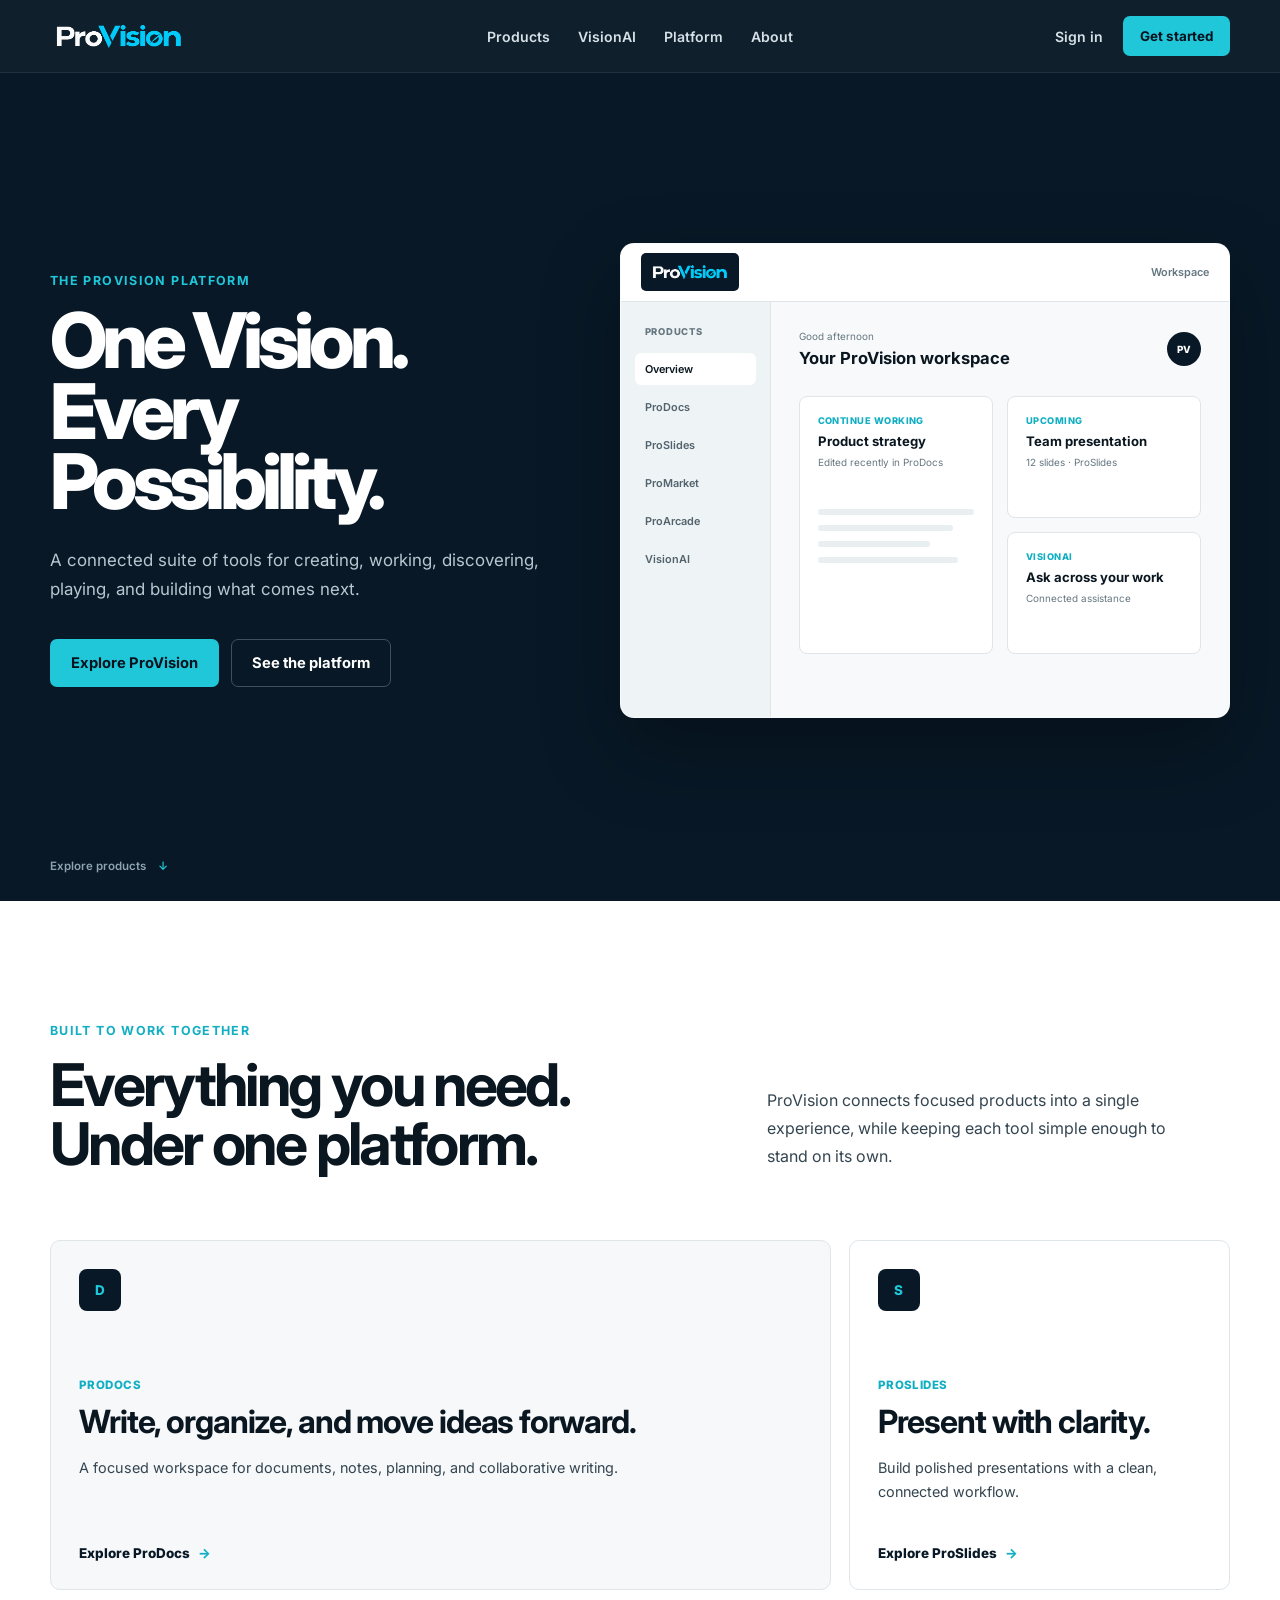
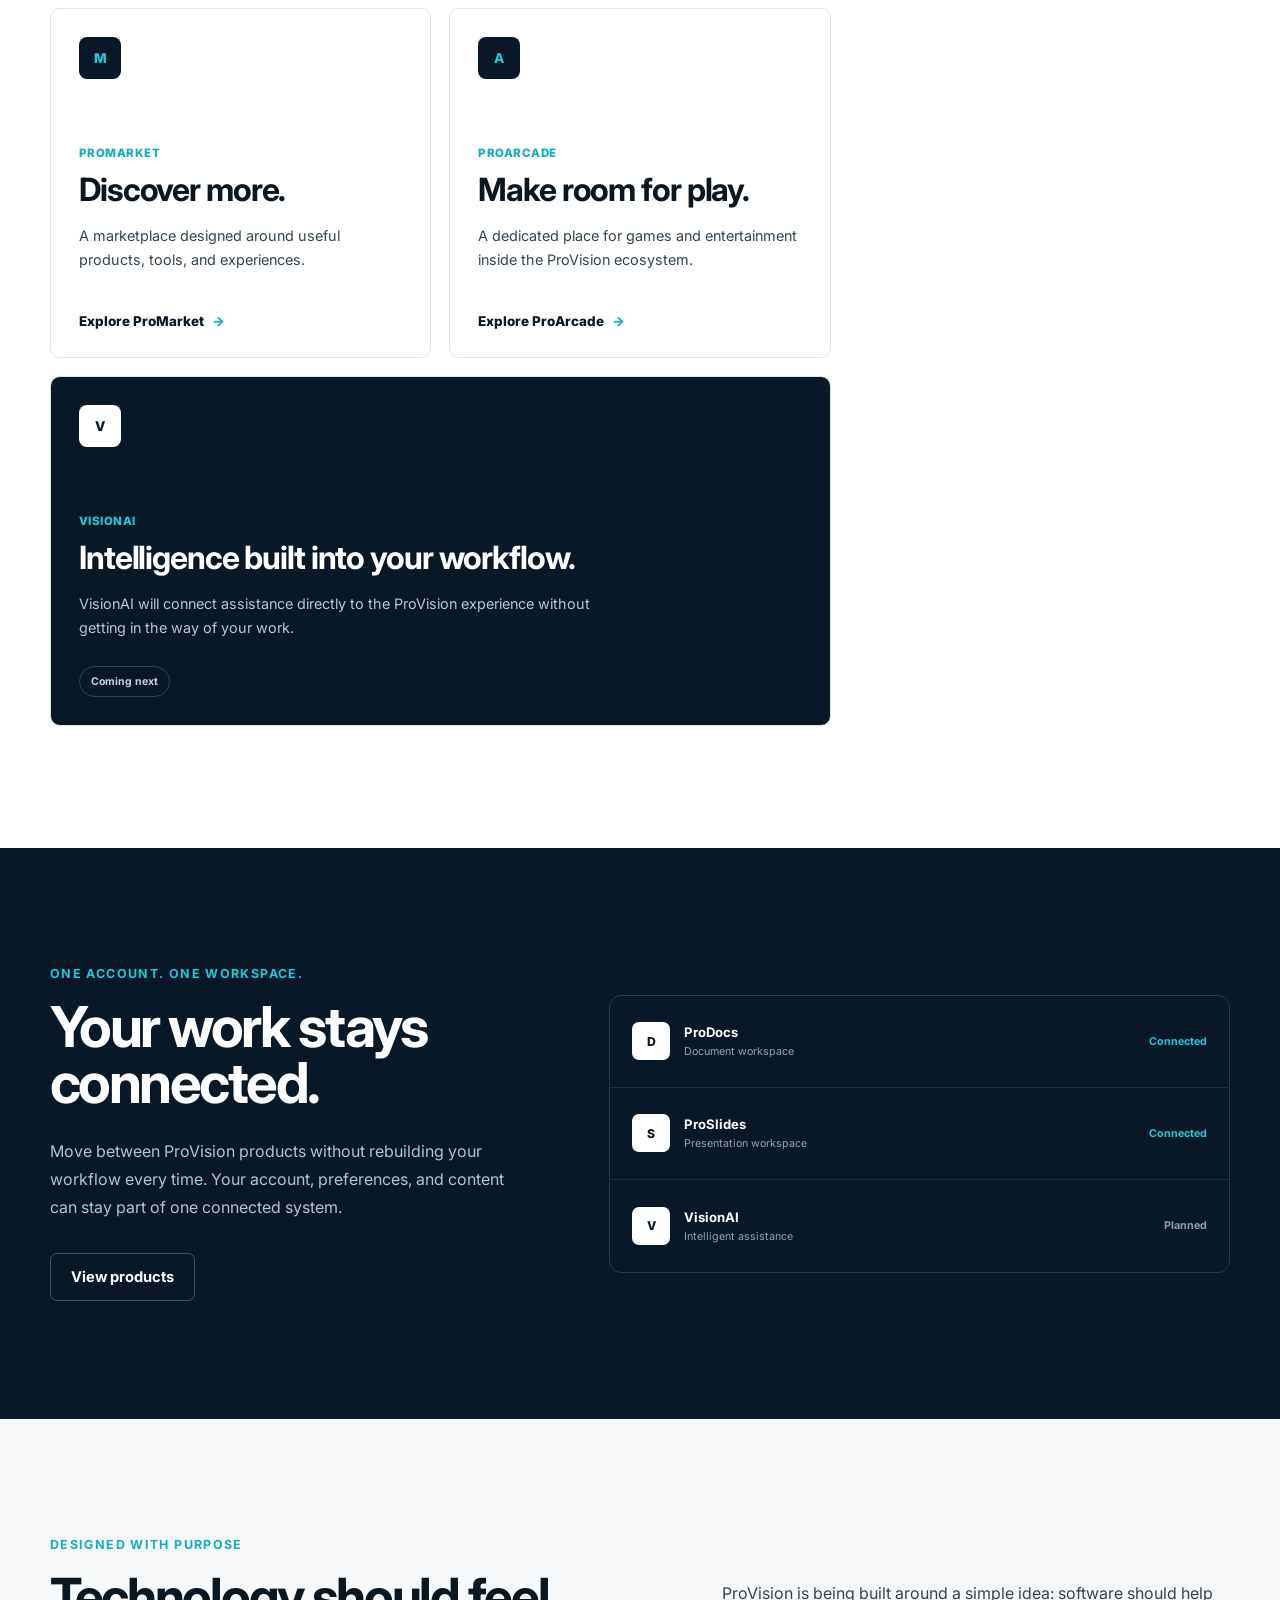
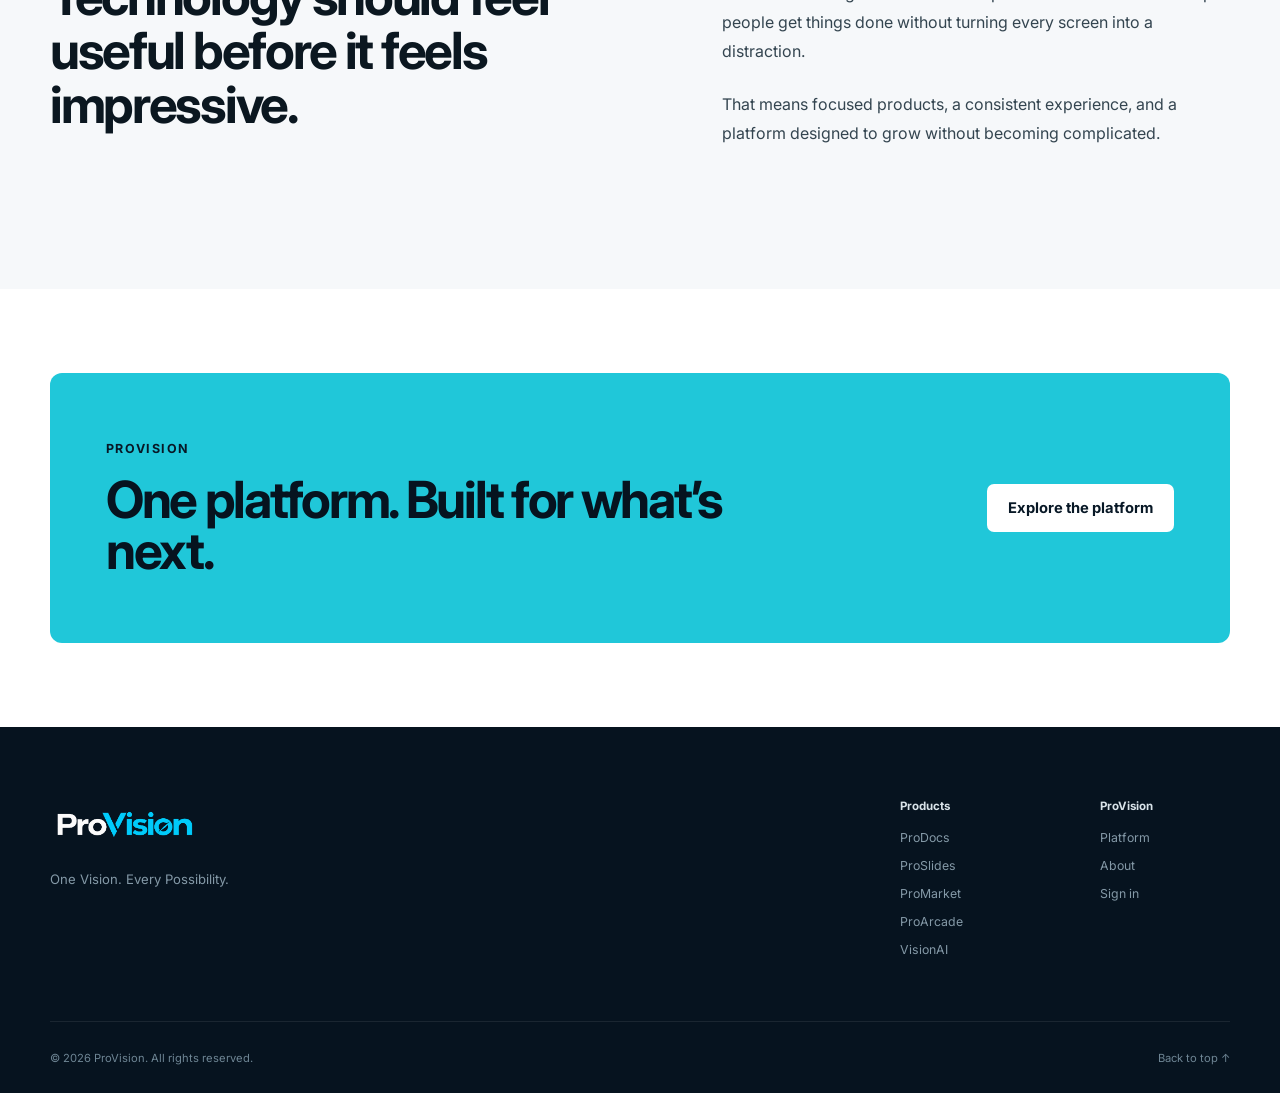
<file: index.html>
<!DOCTYPE html>
<html lang="en">
<head>
  <meta charset="UTF-8" />
  <meta name="viewport" content="width=device-width, initial-scale=1.0" />

  <meta
    name="description"
    content="ProVision brings productivity, creativity, AI, and entertainment into one connected platform."
  />

  <meta name="theme-color" content="#081826" />

  <title>ProVision — One Vision. Every Possibility.</title>

  <link rel="preconnect" href="https://fonts.googleapis.com" />
  <link rel="preconnect" href="https://fonts.gstatic.com" crossorigin />

  <link
    href="https://fonts.googleapis.com/css2?family=Inter:wght@400;500;600;700;800&display=swap"
    rel="stylesheet"
  />

<link rel="stylesheet" href="styles.css?v=2" />
</head>

<body>

  <!-- =========================
       HEADER
  ========================== -->

  <header class="site-header" id="top">

    <div class="shell header-inner">

      <a
        class="brand"
        href="#top"
        aria-label="ProVision home"
      >
        <img
          class="brand-logo"
          src="provision-logo.png"
          alt="ProVision"
        />
      </a>


      <button
        class="menu-toggle"
        id="menuToggle"
        type="button"
        aria-label="Open navigation"
        aria-expanded="false"
        aria-controls="primaryNavigation"
      >

        <span></span>
        <span></span>

      </button>


      <nav
        class="primary-nav"
        id="primaryNavigation"
        aria-label="Primary navigation"
      >

        <a href="#products">
          Products
        </a>

        <a href="#visionai">
          VisionAI
        </a>

        <a href="#platform">
          Platform
        </a>

        <a href="#about">
          About
        </a>

      </nav>


      <div class="header-actions">

        <a
          class="text-link"
          href="#signin"
        >
          Sign in
        </a>

        <a
          class="button button-small button-primary"
          href="#products"
        >
          Get started
        </a>

      </div>

    </div>

  </header>



  <main>

    <!-- =========================
         HERO
    ========================== -->

    <section class="hero section-dark">

      <div class="shell hero-inner">

        <div class="hero-copy">

          <p class="eyebrow">
            The ProVision platform
          </p>

          <h1>
            One Vision.<br />
            Every Possibility.
          </h1>

          <p class="hero-description">
            A connected suite of tools for creating, working,
            discovering, playing, and building what comes next.
          </p>

          <div class="hero-actions">

            <a
              class="button button-primary"
              href="#products"
            >
              Explore ProVision
            </a>

            <a
              class="button button-secondary"
              href="#platform"
            >
              See the platform
            </a>

          </div>

        </div>



        <!-- PRODUCT PREVIEW -->

        <div
          class="hero-product-stage"
          aria-label="Preview of ProVision products"
        >

          <div class="stage-window">

            <div class="stage-topbar">

              <div class="stage-brand">

                <span class="stage-logo-background">

                  <img
                    class="stage-logo"
                    src="provision-logo.png"
                    alt="ProVision"
                  />

                </span>

              </div>


              <div class="stage-status">
                Workspace
              </div>

            </div>



            <div class="stage-body">

              <aside
                class="stage-sidebar"
                aria-hidden="true"
              >

                <span class="stage-sidebar-title">
                  Products
                </span>

                <span class="stage-nav-item active">
                  Overview
                </span>

                <span class="stage-nav-item">
                  ProDocs
                </span>

                <span class="stage-nav-item">
                  ProSlides
                </span>

                <span class="stage-nav-item">
                  ProMarket
                </span>

                <span class="stage-nav-item">
                  ProArcade
                </span>

                <span class="stage-nav-item">
                  VisionAI
                </span>

              </aside>



              <div class="stage-content">

                <div class="stage-content-heading">

                  <div>

                    <span class="stage-kicker">
                      Good afternoon
                    </span>

                    <strong>
                      Your ProVision workspace
                    </strong>

                  </div>


                  <span class="stage-avatar">
                    PV
                  </span>

                </div>



                <div class="stage-grid">

                  <div class="stage-card stage-card-large">

                    <span class="stage-label">
                      Continue working
                    </span>

                    <strong>
                      Product strategy
                    </strong>

                    <span class="stage-muted">
                      Edited recently in ProDocs
                    </span>

                    <div
                      class="document-lines"
                      aria-hidden="true"
                    >

                      <span></span>
                      <span></span>
                      <span></span>
                      <span></span>

                    </div>

                  </div>



                  <div class="stage-card">

                    <span class="stage-label">
                      Upcoming
                    </span>

                    <strong>
                      Team presentation
                    </strong>

                    <span class="stage-muted">
                      12 slides · ProSlides
                    </span>

                  </div>



                  <div class="stage-card">

                    <span class="stage-label">
                      VisionAI
                    </span>

                    <strong>
                      Ask across your work
                    </strong>

                    <span class="stage-muted">
                      Connected assistance
                    </span>

                  </div>

                </div>

              </div>

            </div>

          </div>

        </div>



        <a
          class="hero-scroll"
          href="#products"
          aria-label="Scroll to products"
        >

          <span>
            Explore products
          </span>

          <span
            class="scroll-arrow"
            aria-hidden="true"
          >
            ↓
          </span>

        </a>

      </div>

    </section>



    <!-- =========================
         PRODUCTS
    ========================== -->

    <section
      class="products-section"
      id="products"
    >

      <div class="shell">

        <div class="section-heading section-heading-split">

          <div>

            <p class="eyebrow eyebrow-dark">
              Built to work together
            </p>

            <h2>
              Everything you need.<br />
              Under one platform.
            </h2>

          </div>


          <p>
            ProVision connects focused products into a single
            experience, while keeping each tool simple enough
            to stand on its own.
          </p>

        </div>



        <div class="product-grid">

          <!-- PRODOCS -->

          <article class="product-card product-card-featured">

            <div class="product-icon">
              D
            </div>

            <div class="product-card-copy">

              <span class="product-name">
                ProDocs
              </span>

              <h3>
                Write, organize, and move ideas forward.
              </h3>

              <p>
                A focused workspace for documents, notes,
                planning, and collaborative writing.
              </p>

            </div>

            <a
              href="#"
              class="card-link"
            >
              Explore ProDocs
              <span>→</span>
            </a>

          </article>



          <!-- PROSLIDES -->

          <article class="product-card">

            <div class="product-icon">
              S
            </div>

            <div class="product-card-copy">

              <span class="product-name">
                ProSlides
              </span>

              <h3>
                Present with clarity.
              </h3>

              <p>
                Build polished presentations with a clean,
                connected workflow.
              </p>

            </div>

            <a
              href="#"
              class="card-link"
            >
              Explore ProSlides
              <span>→</span>
            </a>

          </article>



          <!-- PROMARKET -->

          <article class="product-card">

            <div class="product-icon">
              M
            </div>

            <div class="product-card-copy">

              <span class="product-name">
                ProMarket
              </span>

              <h3>
                Discover more.
              </h3>

              <p>
                A marketplace designed around useful products,
                tools, and experiences.
              </p>

            </div>

            <a
              href="#"
              class="card-link"
            >
              Explore ProMarket
              <span>→</span>
            </a>

          </article>



          <!-- PROARCADE -->

          <article class="product-card">

            <div class="product-icon">
              A
            </div>

            <div class="product-card-copy">

              <span class="product-name">
                ProArcade
              </span>

              <h3>
                Make room for play.
              </h3>

              <p>
                A dedicated place for games and entertainment
                inside the ProVision ecosystem.
              </p>

            </div>

            <a
              href="#"
              class="card-link"
            >
              Explore ProArcade
              <span>→</span>
            </a>

          </article>



          <!-- VISION AI -->

          <article
            class="product-card product-card-ai"
            id="visionai"
          >

            <div class="product-icon">
              V
            </div>

            <div class="product-card-copy">

              <span class="product-name">
                VisionAI
              </span>

              <h3>
                Intelligence built into your workflow.
              </h3>

              <p>
                VisionAI will connect assistance directly
                to the ProVision experience without getting
                in the way of your work.
              </p>

            </div>

            <span class="status-pill">
              Coming next
            </span>

          </article>

        </div>

      </div>

    </section>



    <!-- =========================
         PLATFORM
    ========================== -->

    <section
      class="platform-section section-dark"
      id="platform"
    >

      <div class="shell platform-grid">

        <div class="platform-copy">

          <p class="eyebrow">
            One account. One workspace.
          </p>

          <h2>
            Your work stays connected.
          </h2>

          <p>
            Move between ProVision products without rebuilding
            your workflow every time. Your account, preferences,
            and content can stay part of one connected system.
          </p>

          <a
            class="button button-secondary"
            href="#products"
          >
            View products
          </a>

        </div>



        <div class="platform-panel">

          <div class="connection-row">

            <div class="connection-product">

              <span class="connection-icon">
                D
              </span>

              <span>

                <strong>
                  ProDocs
                </strong>

                <small>
                  Document workspace
                </small>

              </span>

            </div>

            <span class="connection-state">
              Connected
            </span>

          </div>



          <div class="connection-row">

            <div class="connection-product">

              <span class="connection-icon">
                S
              </span>

              <span>

                <strong>
                  ProSlides
                </strong>

                <small>
                  Presentation workspace
                </small>

              </span>

            </div>

            <span class="connection-state">
              Connected
            </span>

          </div>



          <div class="connection-row">

            <div class="connection-product">

              <span class="connection-icon">
                V
              </span>

              <span>

                <strong>
                  VisionAI
                </strong>

                <small>
                  Intelligent assistance
                </small>

              </span>

            </div>

            <span class="connection-state connection-state-muted">
              Planned
            </span>

          </div>

        </div>

      </div>

    </section>



    <!-- =========================
         ABOUT
    ========================== -->

    <section
      class="about-section"
      id="about"
    >

      <div class="shell about-grid">

        <div>

          <p class="eyebrow eyebrow-dark">
            Designed with purpose
          </p>

          <h2>
            Technology should feel useful before it feels impressive.
          </h2>

        </div>


        <div class="about-copy">

          <p>
            ProVision is being built around a simple idea:
            software should help people get things done without
            turning every screen into a distraction.
          </p>

          <p>
            That means focused products, a consistent experience,
            and a platform designed to grow without becoming
            complicated.
          </p>

        </div>

      </div>

    </section>



    <!-- =========================
         CTA
    ========================== -->

    <section class="cta-section">

      <div class="shell">

        <div class="cta-panel">

          <div>

            <p class="eyebrow">
              ProVision
            </p>

            <h2>
              One platform. Built for what’s next.
            </h2>

          </div>

          <a
            class="button button-light"
            href="#products"
          >
            Explore the platform
          </a>

        </div>

      </div>

    </section>

  </main>



  <!-- =========================
       FOOTER
  ========================== -->

  <footer class="site-footer">

    <div class="shell footer-main">

      <div class="footer-brand">

        <a
          class="brand"
          href="#top"
          aria-label="ProVision home"
        >

          <img
            class="brand-logo brand-logo-footer"
            src="provision-logo.png"
            alt="ProVision"
          />

        </a>

        <p>
          One Vision. Every Possibility.
        </p>

      </div>



      <div class="footer-links">

        <div>

          <strong>
            Products
          </strong>

          <a href="#products">ProDocs</a>
          <a href="#products">ProSlides</a>
          <a href="#products">ProMarket</a>
          <a href="#products">ProArcade</a>
          <a href="#visionai">VisionAI</a>

        </div>


        <div>

          <strong>
            ProVision
          </strong>

          <a href="#platform">Platform</a>
          <a href="#about">About</a>
          <a href="#signin">Sign in</a>

        </div>

      </div>

    </div>



    <div class="shell footer-bottom">

      <span>
        © 2026 ProVision. All rights reserved.
      </span>

      <a href="#top">
        Back to top ↑
      </a>

    </div>

  </footer>


 <script src="script.js?v=2"></script>

</body>
</html>
</file>
<file: styles.css>
/* =========================================================
   PROVISION
   Main Website

   Brand:
   Midnight Navy + Cyan + White
   ========================================================= */

:root {
  --navy-950: #06131f;
  --navy-900: #081826;
  --navy-850: #0b1e2f;
  --navy-800: #10283c;

  --cyan-500: #20c7d9;
  --cyan-600: #12afc3;
  --cyan-100: #dffbff;

  --white: #ffffff;
  --off-white: #f6f8fa;
  --surface: #ffffff;

  --ink-900: #0b1720;
  --ink-700: #344550;
  --ink-500: #667781;

  --border: #dfe6ea;

  --max-width: 1180px;

  --shadow-soft:
    0 18px 45px rgba(4, 21, 34, 0.08);
}



/* =========================================================
   BASE
   ========================================================= */

* {
  box-sizing: border-box;
}


html {
  scroll-behavior: smooth;
}


body {
  margin: 0;
  min-width: 320px;

  background: var(--white);
  color: var(--ink-900);

  font-family:
    "Inter",
    -apple-system,
    BlinkMacSystemFont,
    "Segoe UI",
    sans-serif;

  -webkit-font-smoothing: antialiased;
}


body.menu-open {
  overflow: hidden;
}


a {
  color: inherit;
  text-decoration: none;
}


button,
a {
  -webkit-tap-highlight-color: transparent;
}


button {
  font: inherit;
}


.shell {
  width: min(
    calc(100% - 48px),
    var(--max-width)
  );

  margin: 0 auto;
}


.section-dark {
  background: var(--navy-900);
  color: var(--white);
}



/* =========================================================
   TYPOGRAPHY
   ========================================================= */

.eyebrow {
  margin: 0 0 18px;

  color: var(--cyan-500);

  font-size: 0.78rem;
  font-weight: 700;

  letter-spacing: 0.11em;

  text-transform: uppercase;
}


.eyebrow-dark {
  color: var(--cyan-600);
}



/* =========================================================
   BUTTONS
   ========================================================= */

.button {
  display: inline-flex;

  min-height: 48px;

  align-items: center;
  justify-content: center;

  border: 1px solid transparent;
  border-radius: 7px;

  padding: 0 20px;

  font-size: 0.92rem;
  font-weight: 700;

  transition:
    background-color 160ms ease,
    border-color 160ms ease,
    color 160ms ease;
}


.button-small {
  min-height: 40px;

  padding: 0 16px;

  font-size: 0.84rem;
}


.button-primary {
  background: var(--cyan-500);
  color: var(--navy-950);
}


.button-primary:hover {
  background: #3ed1e0;
}


.button-secondary {
  border-color:
    rgba(255, 255, 255, 0.24);

  background: transparent;

  color: var(--white);
}


.button-secondary:hover {
  border-color:
    rgba(255, 255, 255, 0.42);

  background:
    rgba(255, 255, 255, 0.05);
}


.button-light {
  background: var(--white);
  color: var(--navy-900);
}


.button-light:hover {
  background: #eff4f6;
}



/* =========================================================
   HEADER
   ========================================================= */

.site-header {
  position: sticky;

  z-index: 50;

  top: 0;

  border-bottom:
    1px solid rgba(255, 255, 255, 0.08);

  background:
    rgba(8, 24, 38, 0.97);

  color: var(--white);
}


.header-inner {
  display: grid;

  min-height: 72px;

  grid-template-columns:
    1fr
    auto
    1fr;

  align-items: center;

  gap: 26px;
}



/* BRAND */

.brand {
  display: inline-flex;

  width: fit-content;

  align-items: center;
}


.brand-logo {
  display: block;

  width: 138px;
  height: auto;

  object-fit: contain;
}


.brand-logo-footer {
  width: 150px;
}



/* NAVIGATION */

.primary-nav {
  display: flex;

  align-items: center;

  gap: 28px;
}


.primary-nav a,
.text-link {
  color: #d5e0e7;

  font-size: 0.88rem;
  font-weight: 600;

  transition:
    color 150ms ease;
}


.primary-nav a:hover,
.text-link:hover {
  color: var(--white);
}


.header-actions {
  display: flex;

  align-items: center;
  justify-content: flex-end;

  gap: 20px;
}



/* MOBILE MENU */

.menu-toggle {
  display: none;

  width: 42px;
  height: 42px;

  align-items: center;
  justify-content: center;

  border: 0;

  background: transparent;

  cursor: pointer;
}


.menu-toggle span {
  position: absolute;

  width: 20px;
  height: 2px;

  background: var(--white);

  transition:
    transform 180ms ease;
}


.menu-toggle span:first-child {
  transform:
    translateY(-4px);
}


.menu-toggle span:last-child {
  transform:
    translateY(4px);
}


.menu-toggle[aria-expanded="true"]
span:first-child {
  transform:
    rotate(45deg);
}


.menu-toggle[aria-expanded="true"]
span:last-child {
  transform:
    rotate(-45deg);
}



/* =========================================================
   HERO
   ========================================================= */

.hero {
  overflow: hidden;
}


.hero-inner {
  position: relative;

  display: grid;

  min-height:
    calc(100vh - 72px);

  grid-template-columns:
    minmax(0, 0.9fr)
    minmax(560px, 1.1fr);

  align-items: center;

  gap: 70px;

  padding-top: 76px;
  padding-bottom: 90px;
}


.hero-copy {
  position: relative;

  z-index: 2;
}


.hero h1 {
  max-width: 720px;

  margin: 0;

  font-size:
    clamp(
      3.6rem,
      6vw,
      6.5rem
    );

  font-weight: 800;

  letter-spacing: -0.065em;

  line-height: 0.92;
}


.hero-description {
  max-width: 600px;

  margin:
    28px
    0
    0;

  color: #b8c7d0;

  font-size: 1.06rem;

  line-height: 1.75;
}


.hero-actions {
  display: flex;

  flex-wrap: wrap;

  gap: 12px;

  margin-top: 34px;
}



/* =========================================================
   HERO PRODUCT PREVIEW
   ========================================================= */

.hero-product-stage {
  position: relative;
}


.hero-product-stage::before {
  content: "";

  position: absolute;

  width: 360px;
  height: 360px;

  top: 50%;
  left: 45%;

  border:
    1px solid rgba(32, 199, 217, 0.15);

  border-radius: 50%;

  transform:
    translate(-50%, -50%);
}


.stage-window {
  position: relative;

  overflow: hidden;

  border:
    1px solid rgba(255, 255, 255, 0.16);

  border-radius: 14px;

  background: #f7f9fa;

  box-shadow:
    0 32px 80px rgba(0, 0, 0, 0.26);

  color: var(--ink-900);
}



/* TOPBAR */

.stage-topbar {
  display: flex;

  height: 58px;

  align-items: center;
  justify-content: space-between;

  border-bottom:
    1px solid #dfe6e9;

  padding: 0 20px;

  background: var(--white);
}


.stage-brand {
  display: inline-flex;

  align-items: center;
}


.stage-logo-background {
  display: inline-flex;

  align-items: center;
  justify-content: center;

  border-radius: 5px;

  padding: 5px 8px;

  background: var(--navy-900);
}


.stage-logo {
  display: block;

  width: 82px;
  height: auto;

  object-fit: contain;
}


.stage-status {
  color: var(--ink-500);

  font-size: 0.68rem;
  font-weight: 600;
}



/* BODY */

.stage-body {
  display: grid;

  min-height: 415px;

  grid-template-columns:
    150px
    1fr;
}



/* SIDEBAR */

.stage-sidebar {
  display: flex;

  flex-direction: column;

  gap: 6px;

  border-right:
    1px solid #dfe6e9;

  padding: 24px 14px;

  background: #eef3f5;
}


.stage-sidebar-title {
  margin:
    0
    10px
    10px;

  color: var(--ink-500);

  font-size: 0.59rem;
  font-weight: 800;

  letter-spacing: 0.08em;

  text-transform: uppercase;
}


.stage-nav-item {
  border-radius: 6px;

  padding: 9px 10px;

  color: #52636d;

  font-size: 0.68rem;
  font-weight: 600;
}


.stage-nav-item.active {
  background: var(--white);

  color: var(--ink-900);
}



/* CONTENT */

.stage-content {
  padding: 28px;
}


.stage-content-heading {
  display: flex;

  align-items: center;
  justify-content: space-between;

  gap: 18px;
}


.stage-content-heading > div {
  display: flex;

  flex-direction: column;

  gap: 6px;
}


.stage-kicker {
  color: var(--ink-500);

  font-size: 0.62rem;
}


.stage-content-heading strong {
  font-size: 1.04rem;
}


.stage-avatar {
  display: inline-flex;

  width: 34px;
  height: 34px;

  align-items: center;
  justify-content: center;

  border-radius: 50%;

  background: var(--navy-900);

  color: var(--white);

  font-size: 0.62rem;
  font-weight: 800;
}


.stage-grid {
  display: grid;

  grid-template-columns:
    1fr
    1fr;

  gap: 14px;

  margin-top: 28px;
}


.stage-card {
  display: flex;

  min-height: 122px;

  flex-direction: column;

  gap: 7px;

  border:
    1px solid #dfe5e8;

  border-radius: 8px;

  padding: 18px;

  background: var(--white);
}


.stage-card-large {
  grid-row: span 2;

  min-height: 258px;
}


.stage-label {
  color: var(--cyan-600);

  font-size: 0.58rem;
  font-weight: 800;

  letter-spacing: 0.05em;

  text-transform: uppercase;
}


.stage-card strong {
  font-size: 0.82rem;
}


.stage-muted {
  color: var(--ink-500);

  font-size: 0.62rem;
}



/* FAKE DOCUMENT */

.document-lines {
  display: flex;

  flex-direction: column;

  gap: 10px;

  margin-top: 34px;
}


.document-lines span {
  display: block;

  height: 6px;

  border-radius: 10px;

  background: #e9eef0;
}


.document-lines span:nth-child(2) {
  width: 87%;
}


.document-lines span:nth-child(3) {
  width: 72%;
}


.document-lines span:nth-child(4) {
  width: 90%;
}



/* HERO SCROLL */

.hero-scroll {
  position: absolute;

  bottom: 28px;
  left: 0;

  display: inline-flex;

  align-items: center;

  gap: 12px;

  color: #8ea3b0;

  font-size: 0.72rem;
  font-weight: 600;
}


.scroll-arrow {
  color: var(--cyan-500);
}



/* =========================================================
   PRODUCTS
   ========================================================= */

.products-section {
  padding: 122px 0;

  background: var(--white);
}


.section-heading-split {
  display: grid;

  grid-template-columns:
    1.15fr
    0.85fr;

  align-items: end;

  gap: 90px;
}


.section-heading h2,
.platform-copy h2,
.about-section h2,
.cta-panel h2 {
  margin: 0;

  letter-spacing: -0.045em;
}


.section-heading h2 {
  max-width: 720px;

  font-size:
    clamp(
      2.6rem,
      4.6vw,
      4.7rem
    );

  line-height: 1;
}


.section-heading-split > p {
  max-width: 430px;

  margin:
    0
    0
    4px;

  color: var(--ink-700);

  font-size: 1rem;

  line-height: 1.75;
}



/* PRODUCT GRID */

.product-grid {
  display: grid;

  grid-template-columns:
    repeat(12, 1fr);

  gap: 18px;

  margin-top: 66px;
}


.product-card {
  position: relative;

  display: flex;

  min-height: 350px;

  grid-column: span 4;

  flex-direction: column;

  border:
    1px solid var(--border);

  border-radius: 10px;

  padding: 28px;

  background: var(--surface);

  transition:
    border-color 160ms ease,
    box-shadow 160ms ease;
}


/*
   Very subtle interaction.
   No giant lift or glow.
*/

.product-card:hover {
  border-color: #c9d5da;

  box-shadow:
    var(--shadow-soft);
}


.product-card-featured {
  grid-column: span 8;

  background: var(--off-white);
}


.product-card-ai {
  grid-column: span 8;

  background: var(--navy-900);

  color: var(--white);
}



/* ICON */

.product-icon {
  display: inline-flex;

  width: 42px;
  height: 42px;

  align-items: center;
  justify-content: center;

  border-radius: 8px;

  background: var(--navy-900);

  color: var(--cyan-500);

  font-size: 0.84rem;
  font-weight: 800;
}


.product-card-ai .product-icon {
  background: var(--white);

  color: var(--navy-900);
}



/* CARD COPY */

.product-card-copy {
  margin-top: 62px;
}


.product-name {
  color: var(--cyan-600);

  font-size: 0.72rem;
  font-weight: 800;

  letter-spacing: 0.04em;

  text-transform: uppercase;
}


.product-card-ai .product-name {
  color: var(--cyan-500);
}


.product-card h3 {
  max-width: 560px;

  margin:
    11px
    0
    0;

  font-size:
    clamp(
      1.55rem,
      2.5vw,
      2.2rem
    );

  letter-spacing: -0.035em;

  line-height: 1.13;
}


.product-card p {
  max-width: 540px;

  margin:
    16px
    0
    0;

  color: var(--ink-700);

  font-size: 0.9rem;

  line-height: 1.7;
}


.product-card-ai p {
  color: #b8c7d0;
}



/* CARD LINK */

.card-link {
  display: inline-flex;

  width: fit-content;

  align-items: center;

  gap: 8px;

  margin-top: auto;

  padding-top: 28px;

  color: var(--navy-900);

  font-size: 0.84rem;
  font-weight: 800;
}


.card-link span {
  color: var(--cyan-600);
}



/* STATUS */

.status-pill {
  width: fit-content;

  margin-top: auto;

  border:
    1px solid rgba(255, 255, 255, 0.18);

  border-radius: 100px;

  padding: 8px 11px;

  color: #c7d4db;

  font-size: 0.66rem;
  font-weight: 700;
}



/* =========================================================
   PLATFORM
   ========================================================= */

.platform-section {
  padding: 118px 0;
}


.platform-grid {
  display: grid;

  grid-template-columns:
    0.85fr
    1.15fr;

  align-items: center;

  gap: 100px;
}


.platform-copy h2 {
  max-width: 560px;

  font-size:
    clamp(
      2.6rem,
      4.4vw,
      4.5rem
    );

  line-height: 1;
}


.platform-copy > p:not(.eyebrow) {
  max-width: 530px;

  margin:
    26px
    0
    32px;

  color: #b4c4cd;

  line-height: 1.75;
}



/* CONNECTION PANEL */

.platform-panel {
  overflow: hidden;

  border:
    1px solid rgba(255, 255, 255, 0.14);

  border-radius: 12px;
}


.connection-row {
  display: flex;

  min-height: 92px;

  align-items: center;
  justify-content: space-between;

  gap: 24px;

  border-bottom:
    1px solid rgba(255, 255, 255, 0.1);

  padding: 18px 22px;
}


.connection-row:last-child {
  border-bottom: 0;
}


.connection-product {
  display: flex;

  align-items: center;

  gap: 14px;
}


.connection-icon {
  display: inline-flex;

  width: 38px;
  height: 38px;

  align-items: center;
  justify-content: center;

  border-radius: 7px;

  background: var(--white);

  color: var(--navy-900);

  font-size: 0.76rem;
  font-weight: 800;
}


.connection-product > span:last-child {
  display: flex;

  flex-direction: column;

  gap: 5px;
}


.connection-product strong {
  font-size: 0.82rem;
}


.connection-product small {
  color: #90a4b1;

  font-size: 0.67rem;
}


.connection-state {
  color: var(--cyan-500);

  font-size: 0.67rem;
  font-weight: 700;
}


.connection-state-muted {
  color: #8ba0ad;
}



/* =========================================================
   ABOUT
   ========================================================= */

.about-section {
  padding: 118px 0;

  background: var(--off-white);
}


.about-grid {
  display: grid;

  grid-template-columns:
    1.05fr
    0.95fr;

  gap: 110px;
}


.about-section h2 {
  max-width: 700px;

  font-size:
    clamp(
      2.5rem,
      4vw,
      4.2rem
    );

  line-height: 1.05;
}


.about-copy {
  padding-top: 42px;
}


.about-copy p {
  margin:
    0
    0
    24px;

  color: var(--ink-700);

  font-size: 1rem;

  line-height: 1.8;
}



/* =========================================================
   CTA
   ========================================================= */

.cta-section {
  padding: 84px 0;

  background: var(--white);
}


.cta-panel {
  display: flex;

  min-height: 270px;

  align-items: center;
  justify-content: space-between;

  gap: 50px;

  border-radius: 12px;

  padding: 56px;

  background: var(--cyan-500);

  color: var(--navy-950);
}


.cta-panel .eyebrow {
  color: var(--navy-900);
}


.cta-panel h2 {
  max-width: 700px;

  font-size:
    clamp(
      2.4rem,
      4vw,
      4.1rem
    );

  line-height: 1;
}



/* =========================================================
   FOOTER
   ========================================================= */

.site-footer {
  background: var(--navy-950);

  color: var(--white);
}


.footer-main {
  display: grid;

  grid-template-columns:
    1fr
    auto;

  gap: 80px;

  padding-top: 72px;
  padding-bottom: 64px;
}


.footer-brand p {
  margin:
    18px
    0
    0;

  color: #8499a7;

  font-size: 0.82rem;
}


.footer-links {
  display: grid;

  grid-template-columns:
    repeat(
      2,
      minmax(130px, 1fr)
    );

  gap: 70px;
}


.footer-links > div {
  display: flex;

  flex-direction: column;

  gap: 13px;
}


.footer-links strong {
  margin-bottom: 4px;

  color: #d9e3e9;

  font-size: 0.72rem;
}


.footer-links a {
  color: #8499a7;

  font-size: 0.77rem;
}


.footer-links a:hover {
  color: var(--white);
}


.footer-bottom {
  display: flex;

  min-height: 72px;

  align-items: center;
  justify-content: space-between;

  gap: 24px;

  border-top:
    1px solid rgba(255, 255, 255, 0.08);

  color: #6e8594;

  font-size: 0.7rem;
}



/* =========================================================
   TABLET
   ========================================================= */

@media (max-width: 1020px) {

  .header-inner {
    grid-template-columns:
      1fr
      auto;
  }


  .primary-nav {
    display: none;
  }


  .hero-inner {
    min-height: auto;

    grid-template-columns: 1fr;

    gap: 60px;

    padding-top: 100px;
    padding-bottom: 120px;
  }


  .hero-copy {
    max-width: 760px;
  }


  .hero-product-stage {
    max-width: 760px;
  }


  .hero-scroll {
    left: 0;
  }


  .product-card,
  .product-card-featured,
  .product-card-ai {
    grid-column: span 6;
  }


  .platform-grid,
  .about-grid {
    grid-template-columns: 1fr;

    gap: 64px;
  }


  .platform-panel {
    max-width: 760px;
  }


  .about-copy {
    max-width: 700px;

    padding-top: 0;
  }

}



/* =========================================================
   MOBILE
   ========================================================= */

@media (max-width: 760px) {

  .shell {
    width:
      min(
        calc(100% - 32px),
        var(--max-width)
      );
  }


  .site-header {
    position: sticky;
  }


  .header-inner {
    min-height: 64px;
  }


  .brand-logo {
    width: 122px;
  }


  .header-actions {
    display: none;
  }


  .menu-toggle {
    position: relative;

    display: inline-flex;

    justify-self: end;
  }


  .primary-nav {
    position: fixed;

    top: 64px;
    right: 0;
    left: 0;

    display: none;

    flex-direction: column;

    align-items: stretch;

    gap: 0;

    border-top:
      1px solid rgba(255, 255, 255, 0.08);

    background: var(--navy-900);

    padding:
      12px
      16px
      18px;
  }


  .primary-nav.open {
    display: flex;
  }


  .primary-nav a {
    border-bottom:
      1px solid rgba(255, 255, 255, 0.07);

    padding:
      15px
      4px;
  }



  /* HERO */

  .hero-inner {
    gap: 46px;

    padding-top: 74px;
    padding-bottom: 104px;
  }


  .hero h1 {
    font-size:
      clamp(
        3.2rem,
        16vw,
        5rem
      );
  }


  .hero-description {
    font-size: 0.98rem;
  }



  /* PRODUCT PREVIEW */

  .stage-body {
    min-height: 360px;

    grid-template-columns: 1fr;
  }


  .stage-sidebar {
    display: none;
  }


  .stage-content {
    padding: 22px;
  }


  .stage-logo {
    width: 72px;
  }



  /* SECTION HEADINGS */

  .section-heading-split {
    grid-template-columns: 1fr;

    gap: 28px;
  }


  .products-section,
  .platform-section,
  .about-section {
    padding: 88px 0;
  }



  /* PRODUCTS */

  .product-grid {
    margin-top: 46px;
  }


  .product-card,
  .product-card-featured,
  .product-card-ai {
    min-height: 320px;

    grid-column: span 12;
  }


  .product-card-copy {
    margin-top: 48px;
  }



  /* CTA */

  .cta-section {
    padding: 58px 0;
  }


  .cta-panel {
    min-height: 0;

    flex-direction: column;

    align-items: flex-start;

    padding: 38px 28px;
  }



  /* FOOTER */

  .footer-main {
    grid-template-columns: 1fr;

    gap: 46px;
  }


  .footer-links {
    gap: 34px;
  }


  .footer-bottom {
    min-height: 88px;

    flex-direction: column;

    align-items: flex-start;
    justify-content: center;
  }

}



/* =========================================================
   SMALL MOBILE
   ========================================================= */

@media (max-width: 500px) {

  .stage-grid {
    grid-template-columns: 1fr;
  }


  .stage-card-large {
    grid-row: auto;

    min-height: 190px;
  }


  .stage-card {
    min-height: 110px;
  }


  .document-lines {
    margin-top: 22px;
  }


  .footer-links {
    grid-template-columns: 1fr;
  }

}



/* =========================================================
   ACCESSIBILITY
   ========================================================= */

@media (prefers-reduced-motion: reduce) {

  html {
    scroll-behavior: auto;
  }


  *,
  *::before,
  *::after {
    transition-duration:
      0.01ms !important;

    animation-duration:
      0.01ms !important;

    animation-iteration-count:
      1 !important;
  }

}
</file>
